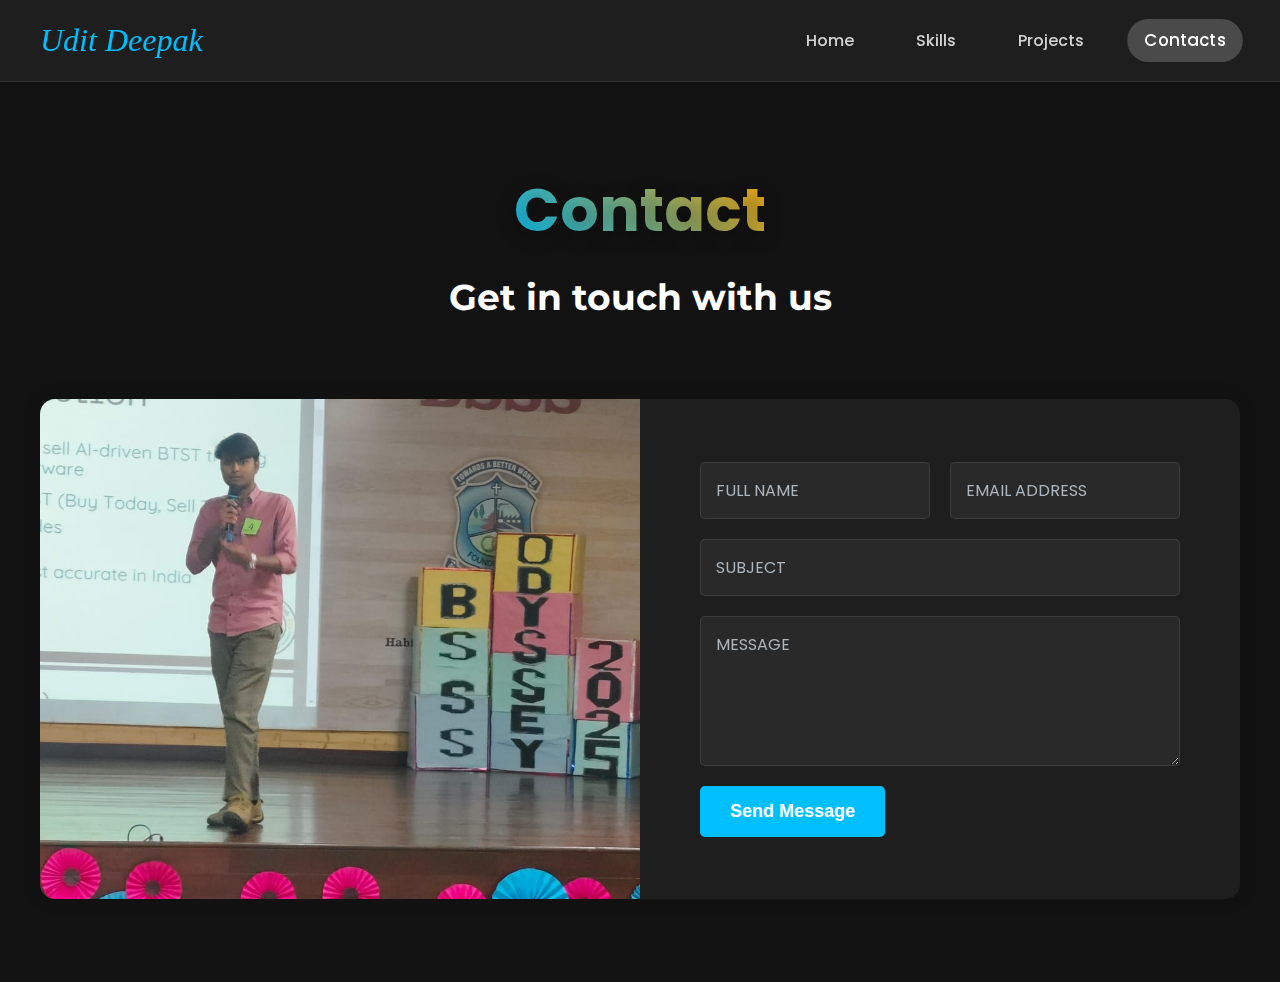
<file: contact.html>
<!DOCTYPE html>
<html lang="en">
<head>
    <meta charset="UTF-8">
    <meta name="viewport" content="width=device-width, initial-scale=1.0">
    <title>Udit Deepak - Contact</title>
    <link rel="stylesheet" href="style.css">
    <link rel="stylesheet" href="contact.css">
</head>
<body>
    <header class="header">
        <div class="logo">Udit Deepak</div>
        <nav class="nav">
            <a href="index.html">Home</a>
            <a href="skills.html">Skills</a>
            <a href="projects.html">Projects</a>
            <a href="contact.html" class="active">Contacts</a>
        </nav>
    </header>

    <section id="contact" class="contact-page-section">
        <h1 class="page-title">Contact</h1>
        <h2 class="form-title">Get in touch with us</h2>

        <div class="contact-form-container">
            <div class="contact-flex-wrapper">
                <div class="contact-image" style="background-image: url('a40a04dc-3c9f-4a06-8f8b-da969daecb47.jpg');"></div>
                <div class="contact-form-wrapper">
                    <form action="#" method="POST" class="contact-form">
                        <div class="form-group-inline">
                            <div class="form-field">
                                <input type="text" id="full_name" name="full_name" placeholder="FULL NAME">
                            </div>
                            <div class="form-field">
                                <input type="email" id="email_address" name="email_address" placeholder="EMAIL ADDRESS">
                            </div>
                        </div>
                        <div class="form-field">
                            <input type="text" id="subject" name="subject" placeholder="SUBJECT">
                        </div>
                        <div class="form-field">
                            <textarea id="message" name="message" placeholder="MESSAGE"></textarea>
                        </div>
                        <button type="submit" class="send-message-button">Send Message</button>
                    </form>
                </div>
            </div>
        </div>
    </section>

</body>
</html>
</file>
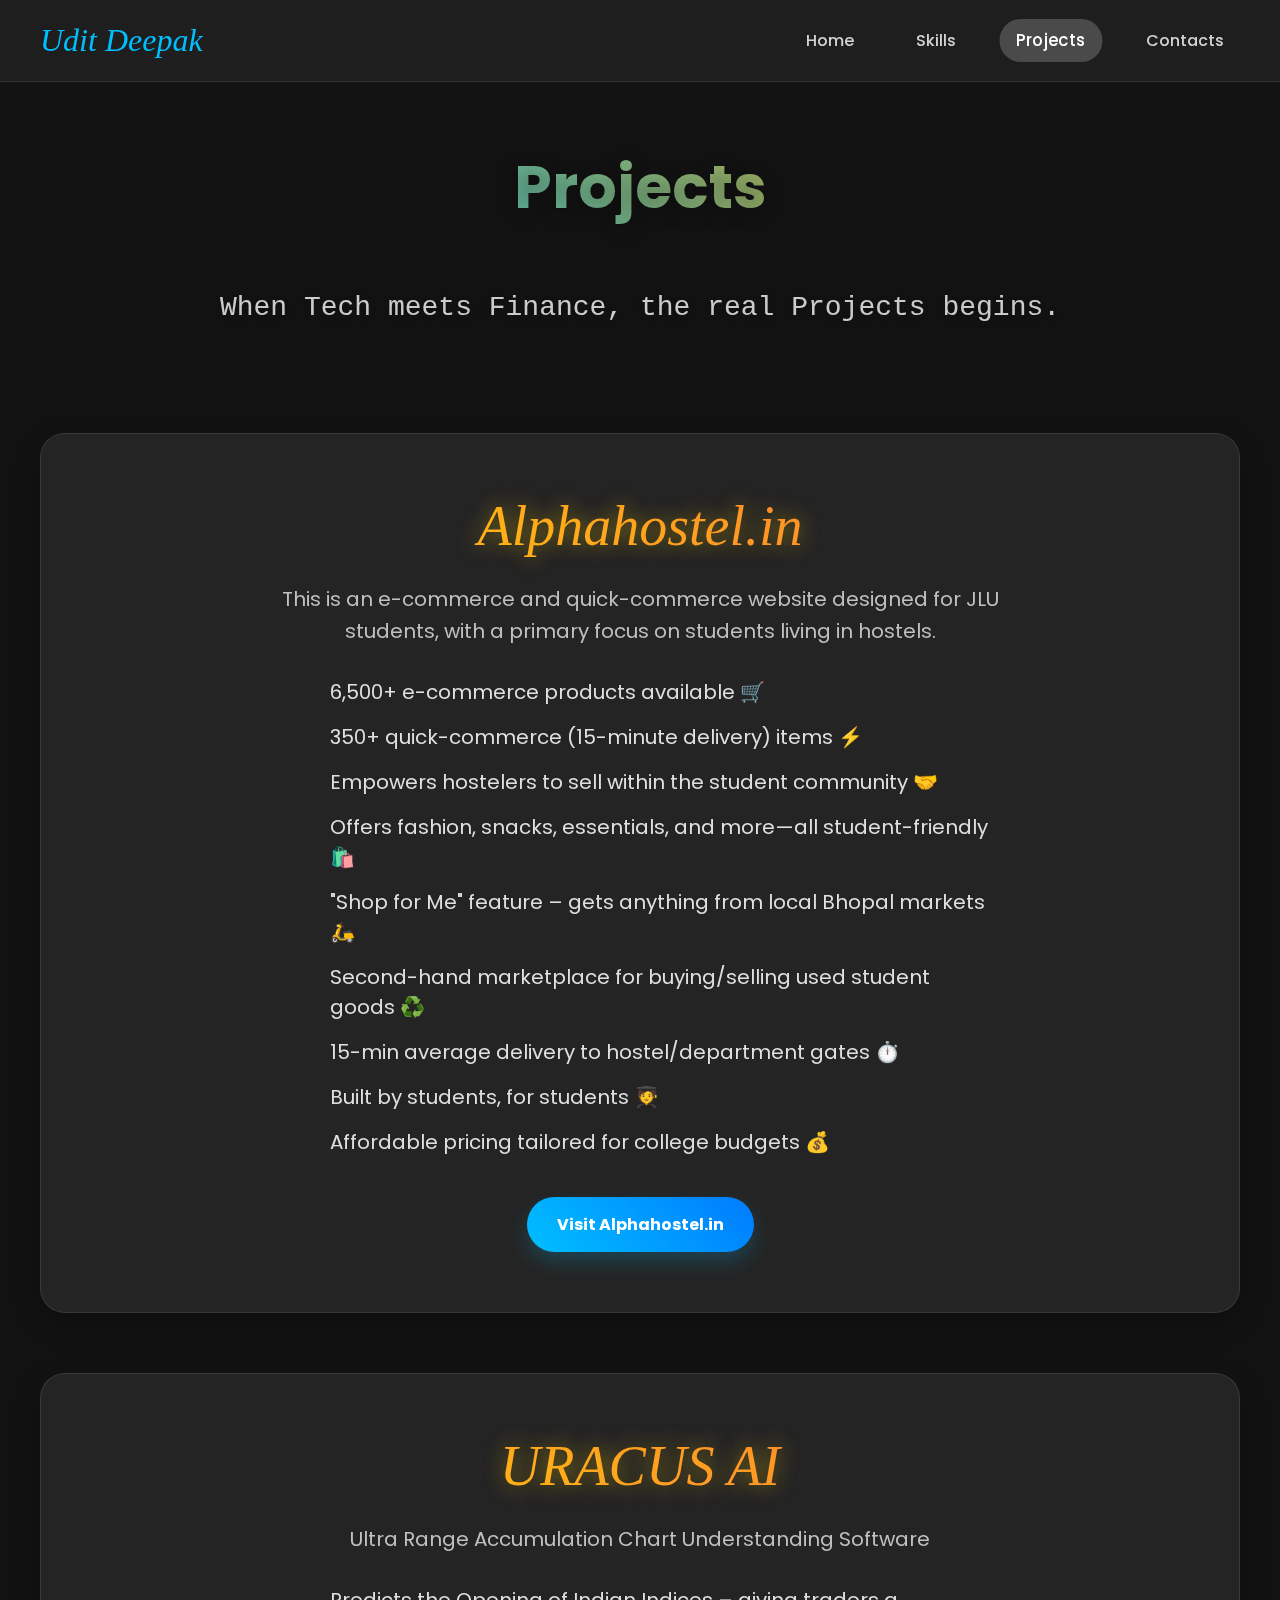
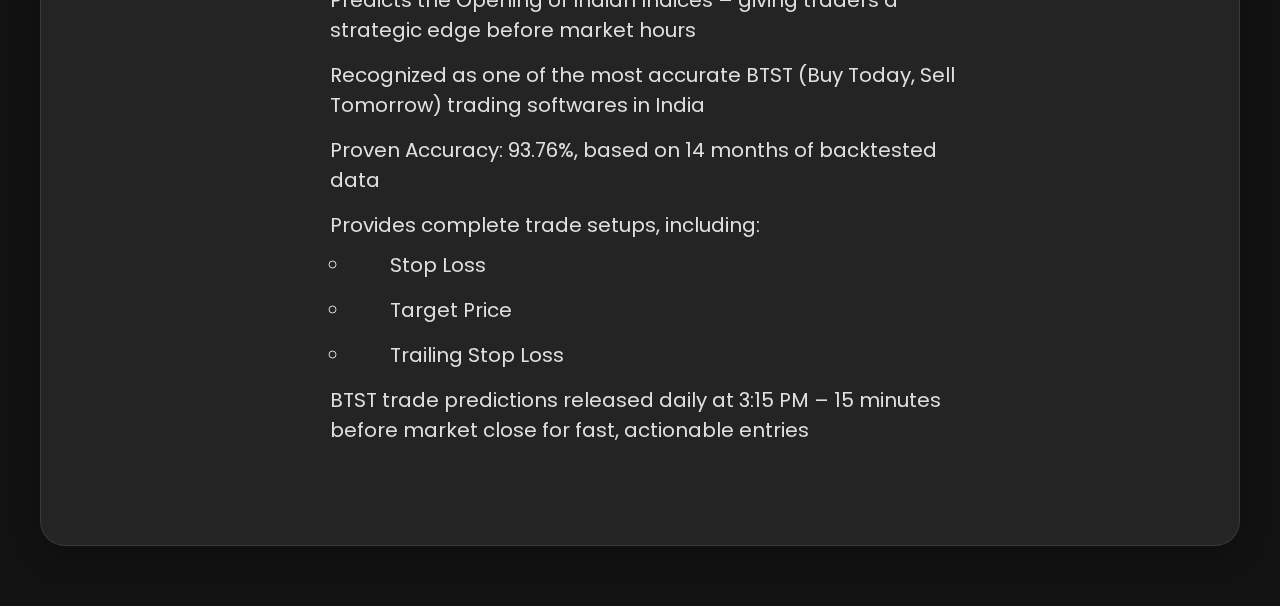
<file: projects.html>
<!DOCTYPE html>
<html lang="en">
<head>
    <meta charset="UTF-8">
    <meta name="viewport" content="width=device-width, initial-scale=1.0">
    <title>Udit Deepak - Projects</title>
    <link rel="stylesheet" href="style.css">
    <link rel="stylesheet" href="projects.css">
</head>
<body>
    <header class="header">
        <div class="logo">Udit Deepak</div>
        <nav class="nav">
            <a href="index.html">Home</a>
            <a href="skills.html">Skills</a>
            <a href="projects.html" class="active">Projects</a>
            <a href="contact.html">Contacts</a>
        </nav>
    </header>

    <section id="projects" class="projects-page-section">
        <div class="projects-container">
            <h1 class="page-title">Projects</h1>
            <p class="project-tagline">When Tech meets Finance, the real Projects begins.</p>
            
            <div class="project-card-full">
                <h2 class="project-heading">Alphahostel.in</h2>
                <div class="project-content">
                    <p class="project-description">This is an e-commerce and quick-commerce website designed for JLU students, with a primary focus on students living in hostels.</p>
                    <ul class="project-list">
                        <li>6,500+ e-commerce products available 🛒</li>
                        <li>350+ quick-commerce (15-minute delivery) items ⚡</li>
                        <li>Empowers hostelers to sell within the student community 🤝</li>
                        <li>Offers fashion, snacks, essentials, and more—all student-friendly 🛍️</li>
                        <li>"Shop for Me" feature – gets anything from local Bhopal markets 🛵</li>
                        <li>Second-hand marketplace for buying/selling used student goods ♻️</li>
                        <li>15-min average delivery to hostel/department gates ⏱️</li>
                        <li>Built by students, for students 🧑‍🎓</li>
                        <li>Affordable pricing tailored for college budgets 💰</li>
                    </ul>
                    <a href="https://www.alphahostel.in" target="_blank" class="project-button">Visit Alphahostel.in</a>
                </div>
            </div>

            <div class="project-card-full">
                <h2 class="project-heading">URACUS AI</h2>
                <div class="project-content">
                    <p class="project-description">Ultra Range Accumulation Chart Understanding Software</p>
                    <ul class="project-list">
                        <li>Predicts the Opening of Indian Indices – giving traders a strategic edge before market hours</li>
                        <li>Recognized as one of the most accurate BTST (Buy Today, Sell Tomorrow) trading softwares in India</li>
                        <li>Proven Accuracy: 93.76%, based on 14 months of backtested data</li>
                        <li>Provides complete trade setups, including:
                            <ul>
                                <li>Stop Loss</li>
                                <li>Target Price</li>
                                <li>Trailing Stop Loss</li>
                            </ul>
                        </li>
                        <li>BTST trade predictions released daily at 3:15 PM – 15 minutes before market close for fast, actionable entries</li>
                    </ul>
                </div>
            </div>
        </div>
    </section>

</body>
</html>
</file>
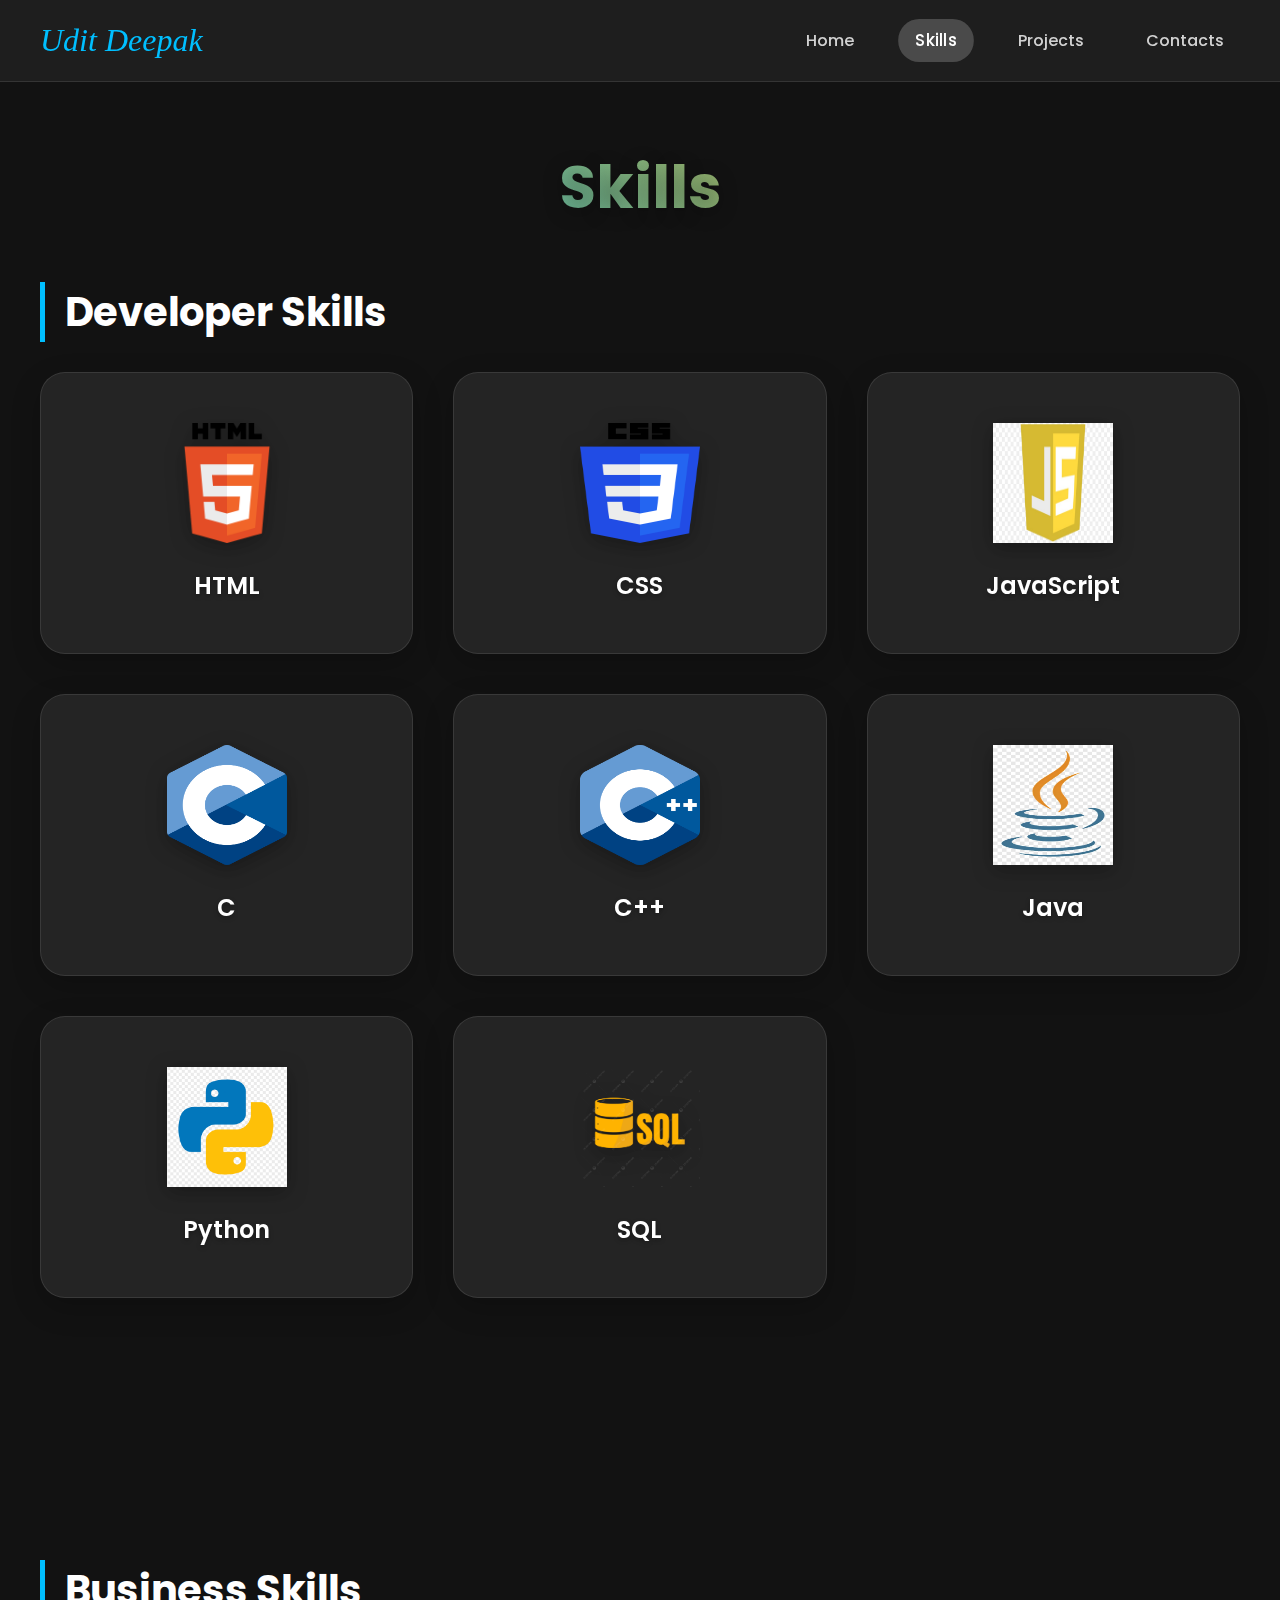
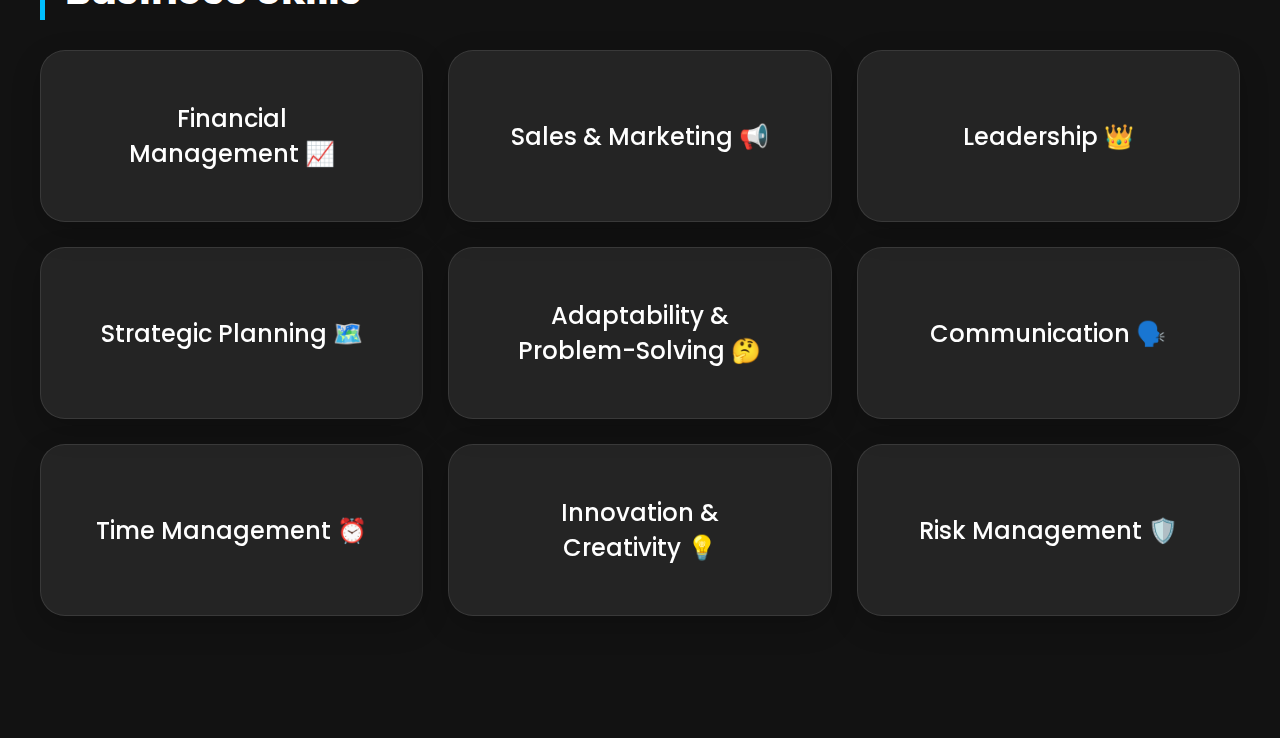
<file: skills.html>
<!DOCTYPE html>
<html lang="en">
<head>
    <meta charset="UTF-8">
    <meta name="viewport" content="width=device-width, initial-scale=1.0">
    <title>Udit Deepak - Skills</title>
    <link rel="stylesheet" href="style.css">
    <link rel="stylesheet" href="skills.css">
</head>
<body>
    <header class="header">
        <div class="logo">Udit Deepak</div>
        <nav class="nav">
            <a href="index.html">Home</a>
            <a href="skills.html" class="active">Skills</a>
            <a href="projects.html">Projects</a>
            <a href="contact.html">Contacts</a>
        </nav>
    </header>

    <section id="skills" class="skills-page-section">
        <div class="skills-header">
            <h1 class="page-title">Skills</h1>
        </div>
        <div class="skills-content">
            <div class="developer-skills-container">
                <h2 class="section-title">Developer Skills</h2>
                <div class="skills-grid">
                    <div class="skill-card">
                        <img src="HTML5_Logo_512.png" alt="HTML Icon" class="skill-icon-img">
                        <div class="skill-name">HTML</div>
                    </div>
                    <div class="skill-card">
                        <img src="CSS3_logo_and_wordmark.svg.png" alt="CSS Icon" class="skill-icon-img">
                        <div class="skill-name">CSS</div>
                    </div>
                    <div class="skill-card">
                        <img src="javascript-node-js-logo-computer-programming-programmer-png-favpng-34Gh49DLZeEvG9Dj424MnDUJW.jpg" alt="JavaScript Icon" class="skill-icon-img">
                        <div class="skill-name">JavaScript</div>
                    </div>
                    <div class="skill-card">
                        <img src="C_Programming_Language.svg.png" alt="C Icon" class="skill-icon-img">
                        <div class="skill-name">C</div>
                    </div>
                    <div class="skill-card">
                        <img src="ISO_C++_Logo.svg.png" alt="C++ Icon" class="skill-icon-img">
                        <div class="skill-name">C++</div>
                    </div>
                    <div class="skill-card">
                        <img src="transparent-java-logo-java-logo-with-blue-and-orange-color-1710879311376.webp" alt="Java Icon" class="skill-icon-img">
                        <div class="skill-name">Java</div>
                    </div>
                    <div class="skill-card">
                        <img src="hd-python-logo-symbol-transparent-png-735811696257415dbkifcuokn.png" alt="Python Icon" class="skill-icon-img">
                        <div class="skill-name">Python</div>
                    </div>
                    <div class="skill-card">
                        <img src="pngtree-uiux-app-logo-design-iconic-sql-database-business-photo-png-image_14376088.png" alt="SQL Icon" class="skill-icon-img">
                        <div class="skill-name">SQL</div>
                    </div>
                </div>
            </div>
        </div>
    </section>

    <section id="business-skills" class="business-skills-section">
        <div class="skills-container">
            <h2 class="section-title">Business Skills</h2>
            <div class="business-skills-grid">
                <div class="business-item">Financial Management 📈</div>
                <div class="business-item">Sales & Marketing 📢</div>
                <div class="business-item">Leadership 👑</div>
                <div class="business-item">Strategic Planning 🗺️</div>
                <div class="business-item">Adaptability & Problem-Solving 🤔</div>
                <div class="business-item">Communication 🗣️</div>
                <div class="business-item">Time Management ⏰</div>
                <div class="business-item">Innovation & Creativity 💡</div>
                <div class="business-item">Risk Management 🛡️</div>
            </div>
        </div>
    </section>

</body>
</html>
</file>
<file: style.css>
@import url('https://fonts.googleapis.com/css2?family=Montserrat:wght@400;600;700&family=Poppins:wght@400;600;700&display=swap');

* {
    margin: 0;
    padding: 0;
    box-sizing: border-box;
}

body {
    font-family: 'Poppins', sans-serif;
    background-color: #121212;
    color: #ffffff;
}

/* --- Common Styles --- */
.header {
    display: flex;
    justify-content: space-between;
    align-items: center;
    padding: 20px 40px;
    background: rgba(255, 255, 255, 0.05);
    backdrop-filter: blur(15px);
    position: sticky;
    top: 0;
    z-index: 100;
    border-bottom: 1px solid rgba(255, 255, 255, 0.1);
}

.logo {
    font-family: 'Brush Script MT', 'Lucida Handwriting', cursive;
    font-size: 32px;
    color: #00bfff;
    font-style: italic;
    animation: glow 3s ease-in-out infinite;
}

@keyframes glow {
    0%, 100% { text-shadow: 0 0 10px rgba(0, 191, 255, 0.5); }
    50% { text-shadow: 0 0 20px rgba(0, 191, 255, 0.8), 0 0 30px rgba(0, 191, 255, 0.6); }
}

.nav {
    display: flex;
    gap: 30px;
}

.nav a {
    text-decoration: none;
    color: rgba(255, 255, 255, 0.8);
    font-size: 16px;
    font-weight: 500;
    padding: 8px 16px;
    border-radius: 20px;
    transition: all 0.3s ease;
}

.nav a:hover {
    background: rgba(255, 255, 255, 0.1);
    color: #ffffff;
    transform: scale(1.1);
    box-shadow: 0 0 10px rgba(255, 255, 255, 0.2);
}

.nav a.active {
    background: rgba(255, 255, 255, 0.2);
    color: #ffffff;
    transform: scale(1.05);
}

.page-title {
    font-size: 60px;
    font-weight: bold;
    background: linear-gradient(45deg, #00bfff, #ffa500);
    -webkit-background-clip: text;
    -webkit-text-fill-color: transparent;
    background-clip: text;
    text-shadow: 0 4px 20px rgba(0, 0, 0, 0.3);
}

.section-title {
    text-align: left;
    font-size: 40px;
    font-weight: bold;
    margin-bottom: 30px;
    color: #ffffff;
    padding-left: 20px;
    border-left: 5px solid #00bfff;
}

/* --- Mobile Responsive --- */
@media (max-width: 768px) {
    .header {
        padding: 15px 20px;
        flex-direction: column;
        gap: 15px;
    }

    .nav {
        flex-wrap: wrap;
        justify-content: center;
        gap: 15px;
    }

    .page-title {
        font-size: 40px;
    }
    
    .section-title {
        text-align: center;
        margin-top: 30px;
        padding-left: 0;
        border-left: none;
        border-bottom: 5px solid #00bfff;
    }
}
</file>
<file: contact.css>
/* --- Contact Page Section --- */
.contact-page-section {
    min-height: 100vh;
    padding: 60px 40px;
    background: #121212;
    display: flex;
    flex-direction: column;
    align-items: center;
    justify-content: center;
    text-align: center;
}

.contact-form-container {
    width: 100%;
    max-width: 1200px;
    background-color: rgba(255, 255, 255, 0.05);
    backdrop-filter: blur(10px);
    box-shadow: 0 0 20px rgba(0, 0, 0, 0.1);
    border-radius: 15px;
    overflow: hidden;
    margin-top: 40px;
}

.contact-flex-wrapper {
    display: flex;
    flex-direction: row;
}

.contact-image {
    width: 50%;
    height: 500px;
    background-size: cover;
    background-position: center;
    min-height: 250px;
}

.contact-form-wrapper {
    width: 50%;
    padding: 60px;
    display: flex;
    flex-direction: column;
    justify-content: center;
}

.contact-page-section .page-title {
    font-size: 60px;
    font-weight: bold;
    background: linear-gradient(45deg, #00bfff, #ffa500);
    -webkit-background-clip: text;
    -webkit-text-fill-color: transparent;
    background-clip: text;
    text-shadow: 0 4px 20px rgba(0, 0, 0, 0.3);
    margin-bottom: 20px;
}

.form-title {
    font-family: 'Montserrat', sans-serif;
    font-size: 36px;
    font-weight: 700;
    margin-bottom: 40px;
    color: #ffffff;
}

.contact-form {
    display: flex;
    flex-direction: column;
    gap: 20px;
}

.form-group-inline {
    display: flex;
    gap: 20px;
}

.form-field {
    flex: 1;
    display: flex;
    flex-direction: column;
}

.form-field input,
.form-field textarea {
    width: 100%;
    padding: 15px;
    border: 1px solid rgba(255, 255, 255, 0.1);
    border-radius: 5px;
    font-size: 16px;
    font-family: 'Poppins', sans-serif;
    color: #ffffff;
    background-color: rgba(255, 255, 255, 0.05);
}

.form-field input::placeholder,
.form-field textarea::placeholder {
    color: #adb5bd;
    text-transform: uppercase;
}

.form-field input:focus,
.form-field textarea:focus {
    outline: none;
    border-color: #00bfff;
    box-shadow: 0 0 0 0.2rem rgba(0, 191, 255, 0.25);
}

.form-field textarea {
    min-height: 150px;
    resize: vertical;
}

.send-message-button {
    background-color: #00bfff;
    color: #ffffff;
    padding: 15px 30px;
    border: none;
    border-radius: 5px;
    font-size: 18px;
    font-weight: 600;
    cursor: pointer;
    transition: background-color 0.3s ease;
    align-self: flex-start;
}

.send-message-button:hover {
    background-color: #008cba;
}

@media (max-width: 768px) {
    .contact-page-section {
        padding: 60px 20px;
    }

    .contact-form-container {
        flex-direction: column;
    }

    .contact-flex-wrapper {
        flex-direction: column;
    }

    .contact-image, .contact-form-wrapper {
        width: 100%;
    }

    .contact-image {
        min-height: 250px;
        border-radius: 10px 10px 0 0;
        height: 300px;
        background-size: contain;
    }

    .contact-form-wrapper {
        padding: 30px;
    }

    .form-group-inline {
        flex-direction: column;
        gap: 15px;
    }

    .form-title {
        font-size: 28px;
        margin-bottom: 30px;
    }

    .send-message-button {
        width: 100%;
        align-self: stretch;
    }
}
</file>
<file: projects.css>
/* --- Projects Page Section --- */
.projects-page-section {
    min-height: 100vh;
    padding: 60px 40px;
    background: #121212;
    display: flex;
    flex-direction: column;
    align-items: center;
    justify-content: center;
    text-align: center;
    position: relative;
    overflow: hidden;
}

.projects-container {
    width: 100%;
    max-width: 1200px;
    margin: 0 auto;
    position: relative;
    z-index: 2;
    display: flex;
    flex-direction: column;
    gap: 60px;
}

.project-tagline {
    font-family: 'Courier New', monospace;
    font-size: 28px;
    color: #e0e0e0;
    opacity: 0.9;
    margin-bottom: 50px;
    text-shadow: 0 2px 8px rgba(0, 0, 0, 0.3);
}

.project-card-full {
    background: rgba(255, 255, 255, 0.08);
    backdrop-filter: blur(10px);
    border-radius: 25px;
    padding: 60px;
    box-shadow: 0 10px 30px rgba(0, 0, 0, 0.2);
    transition: all 0.4s ease;
    border: 1px solid rgba(255, 255, 255, 0.1);
}

.project-card-full:hover {
    transform: translateY(-15px) scale(1.03);
    background: rgba(255, 255, 255, 0.15);
    box-shadow: 0 20px 40px rgba(0, 0, 0, 0.4);
}

.project-heading {
    font-family: 'Brush Script MT', 'Lucida Handwriting', cursive;
    font-size: 56px;
    font-weight: normal;
    font-style: italic;
    margin-bottom: 25px;
    background: linear-gradient(45deg, #FFD700, #FF6347);
    -webkit-background-clip: text;
    -webkit-text-fill-color: transparent;
    background-clip: text;
    text-shadow: 0 0 20px rgba(255, 215, 0, 0.5);
}

.project-content {
    text-align: center;
}

.project-description {
    font-size: 20px;
    margin-bottom: 30px;
    color: #c0c0c0;
    line-height: 1.6;
    max-width: 800px;
    margin-left: auto;
    margin-right: auto;
}

.project-list {
    text-align: left;
    list-style-type: none;
    padding-left: 0;
    margin-bottom: 40px;
    max-width: 700px;
    margin-left: auto;
    margin-right: auto;
}

.project-list li {
    font-size: 20px;
    margin-bottom: 15px;
    color: #e0e0e0;
    position: relative;
    padding-left: 40px;
}

.project-list li > ul {
    list-style-type: circle;
    margin-top: 10px;
    margin-left: 20px;
}

.list-icon {
    position: absolute;
    left: 0;
    font-size: 24px;
    top: -2px;
}

.project-button {
    display: inline-block;
    padding: 15px 30px;
    background: linear-gradient(45deg, #00bfff, #007bff);
    color: #ffffff;
    font-weight: bold;
    text-decoration: none;
    border-radius: 50px;
    transition: all 0.3s ease;
    box-shadow: 0 10px 20px rgba(0, 191, 255, 0.2);
}

.project-button:hover {
    transform: translateY(-5px);
    box-shadow: 0 15px 30px rgba(0, 191, 255, 0.4);
}

@media (max-width: 768px) {
    .projects-page-section {
        padding: 60px 20px;
        align-items: center;
    }
    
    .projects-container {
        gap: 40px;
    }

    .project-card-full {
        padding: 30px;
    }

    .project-heading {
        font-size: 36px;
    }

    .project-description {
        font-size: 16px;
    }

    .project-list li {
        font-size: 16px;
    }

    .project-list li > ul {
        margin-left: 10px;
    }

    .project-button {
        padding: 12px 25px;
        font-size: 16px;
    }
}
</file>
<file: skills.css>
/* --- Skills Page Section --- */
.skills-page-section {
    min-height: 100vh;
    padding: 60px 40px;
    background: #121212;
    display: flex;
    flex-direction: column;
    align-items: center;
    justify-content: center;
}

.skills-header {
    text-align: center;
    margin-bottom: 50px;
    width: 100%;
}

.skills-content {
    display: flex;
    flex-direction: column;
    justify-content: center;
    align-items: flex-start;
    width: 100%;
    max-width: 1200px;
    margin: 0 auto;
}

.developer-skills-container {
    width: 100%;
    padding-bottom: 80px;
}

.skills-grid {
    display: grid;
    grid-template-columns: repeat(3, 1fr);
    gap: 40px;
}

.skill-card {
    background: rgba(255, 255, 255, 0.08);
    backdrop-filter: blur(10px);
    border-radius: 25px;
    padding: 50px;
    text-align: center;
    transition: all 0.4s ease;
    border: 1px solid rgba(255, 255, 255, 0.1);
    display: flex;
    flex-direction: column;
    justify-content: center;
    align-items: center;
    height: 100%;
    box-shadow: 0 10px 30px rgba(0, 0, 0, 0.2);
    cursor: default;
}

.skill-card:hover {
    transform: translateY(-15px) scale(1.08);
    background: rgba(255, 255, 255, 0.15);
    box-shadow: 0 20px 40px rgba(0, 0, 0, 0.4);
}

.skill-icon-img {
    width: 120px;
    height: 120px;
    margin-bottom: 25px;
    filter: drop-shadow(0 5px 10px rgba(0, 0, 0, 0.3));
}

.skill-name {
    font-size: 24px;
    font-weight: 600;
    text-shadow: 0 2px 5px rgba(0, 0, 0, 0.3);
}

/* --- Business Skills Section --- */
.business-skills-section {
    min-height: 100vh;
    padding: 60px 40px;
    background: #121212;
    display: flex;
    flex-direction: column;
    align-items: center;
    justify-content: center;
}

.business-skills-grid {
    display: grid;
    grid-template-columns: repeat(3, 1fr);
    gap: 25px;
    width: 100%;
    max-width: 1200px;
}

.business-item {
    background: rgba(255, 255, 255, 0.08);
    backdrop-filter: blur(10px);
    border-radius: 25px;
    padding: 50px;
    font-size: 24px;
    font-weight: 500;
    border: 1px solid rgba(255, 255, 255, 0.1);
    transition: all 0.3s ease;
    box-shadow: 0 10px 30px rgba(0, 0, 0, 0.2);
    display: flex;
    justify-content: center;
    align-items: center;
    text-align: center;
    height: 100%;
    cursor: default;
}

.business-item:hover {
    background: rgba(255, 255, 255, 0.15);
    transform: translateY(-15px);
    box-shadow: 0 20px 40px rgba(0, 0, 0, 0.3);
}

@media (max-width: 768px) {
    .skills-page-section, .business-skills-section {
        padding: 60px 20px;
        align-items: center;
    }
    
    .skills-content {
        flex-direction: column;
        align-items: center;
    }
    
    .skills-grid {
        grid-template-columns: repeat(2, 1fr);
        gap: 20px;
    }
    
    .business-skills-grid {
        grid-template-columns: repeat(2, 1fr);
        gap: 20px;
    }

    .skill-card {
        padding: 25px;
    }
    
    .skill-icon-img {
        width: 80px;
        height: 80px;
    }

    .skill-name {
        font-size: 16px;
    }

    .business-item {
        font-size: 16px;
        padding: 20px;
    }
}
</file>
